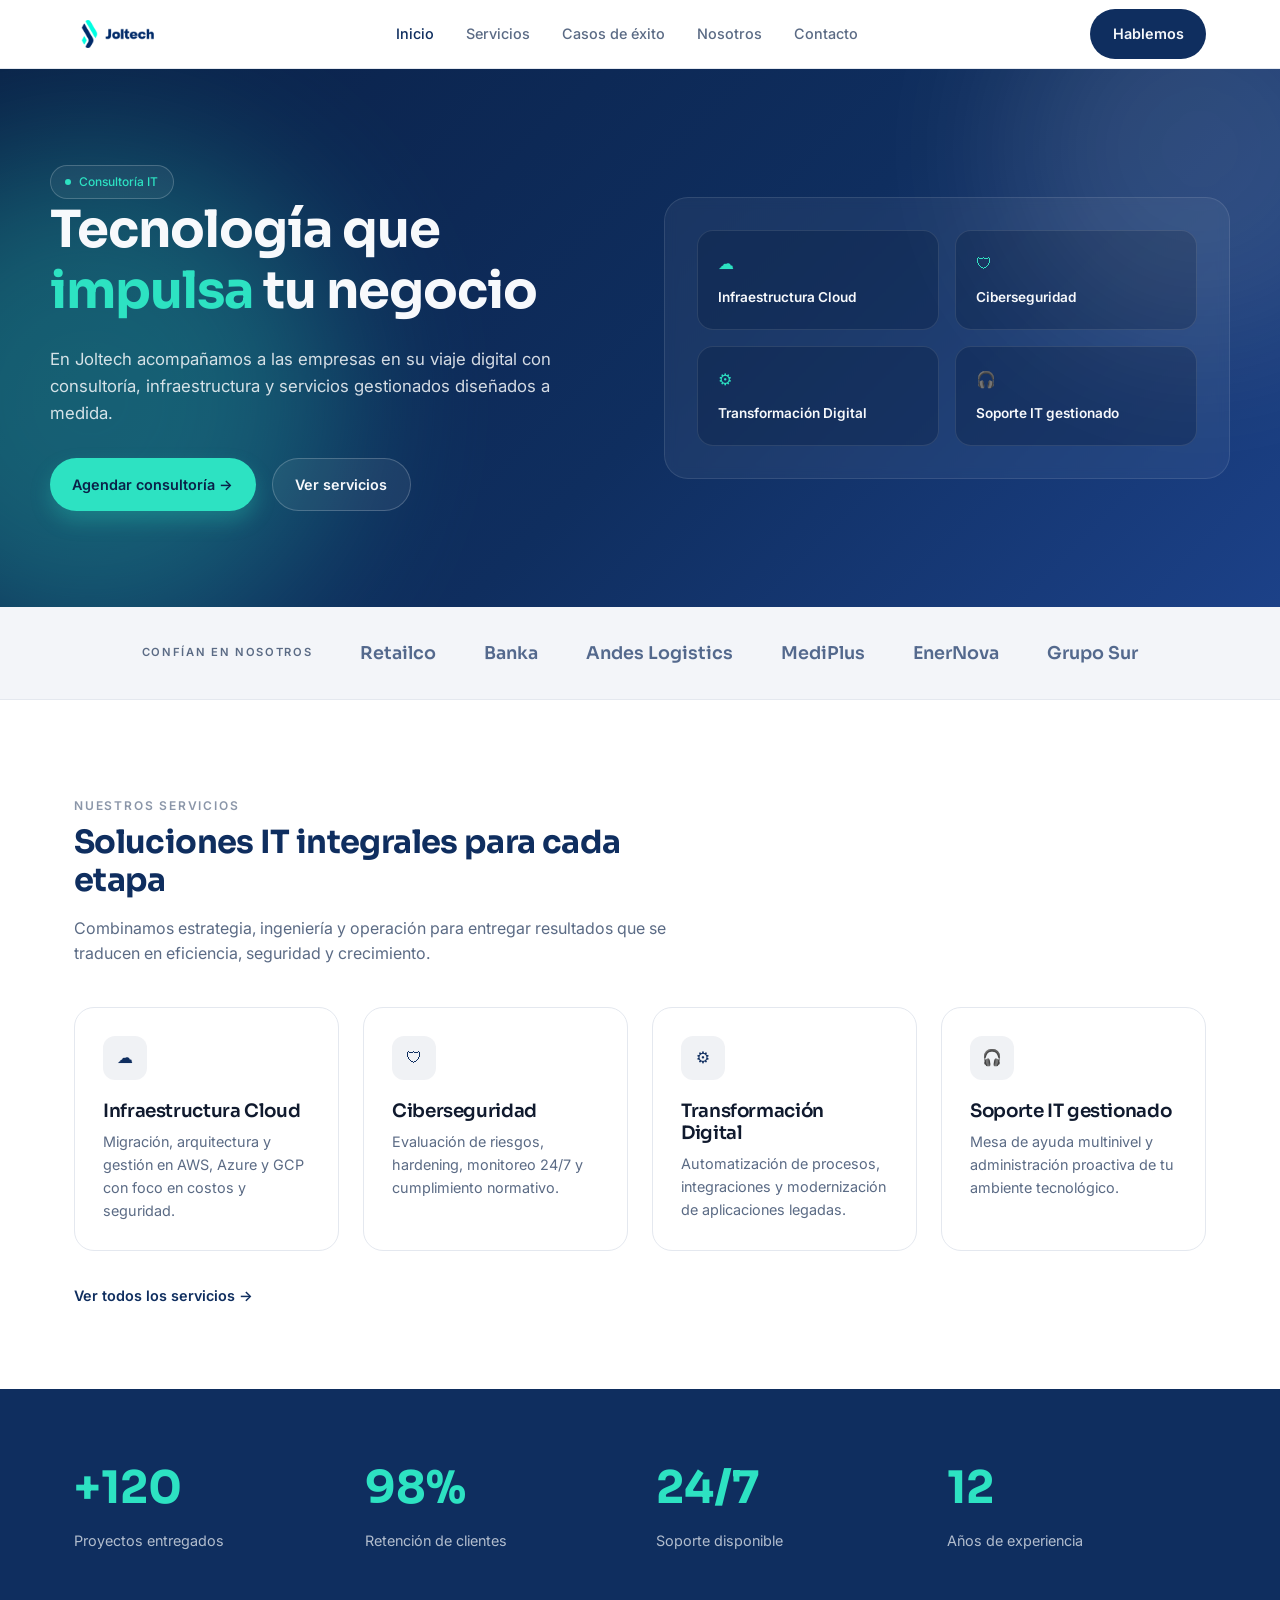
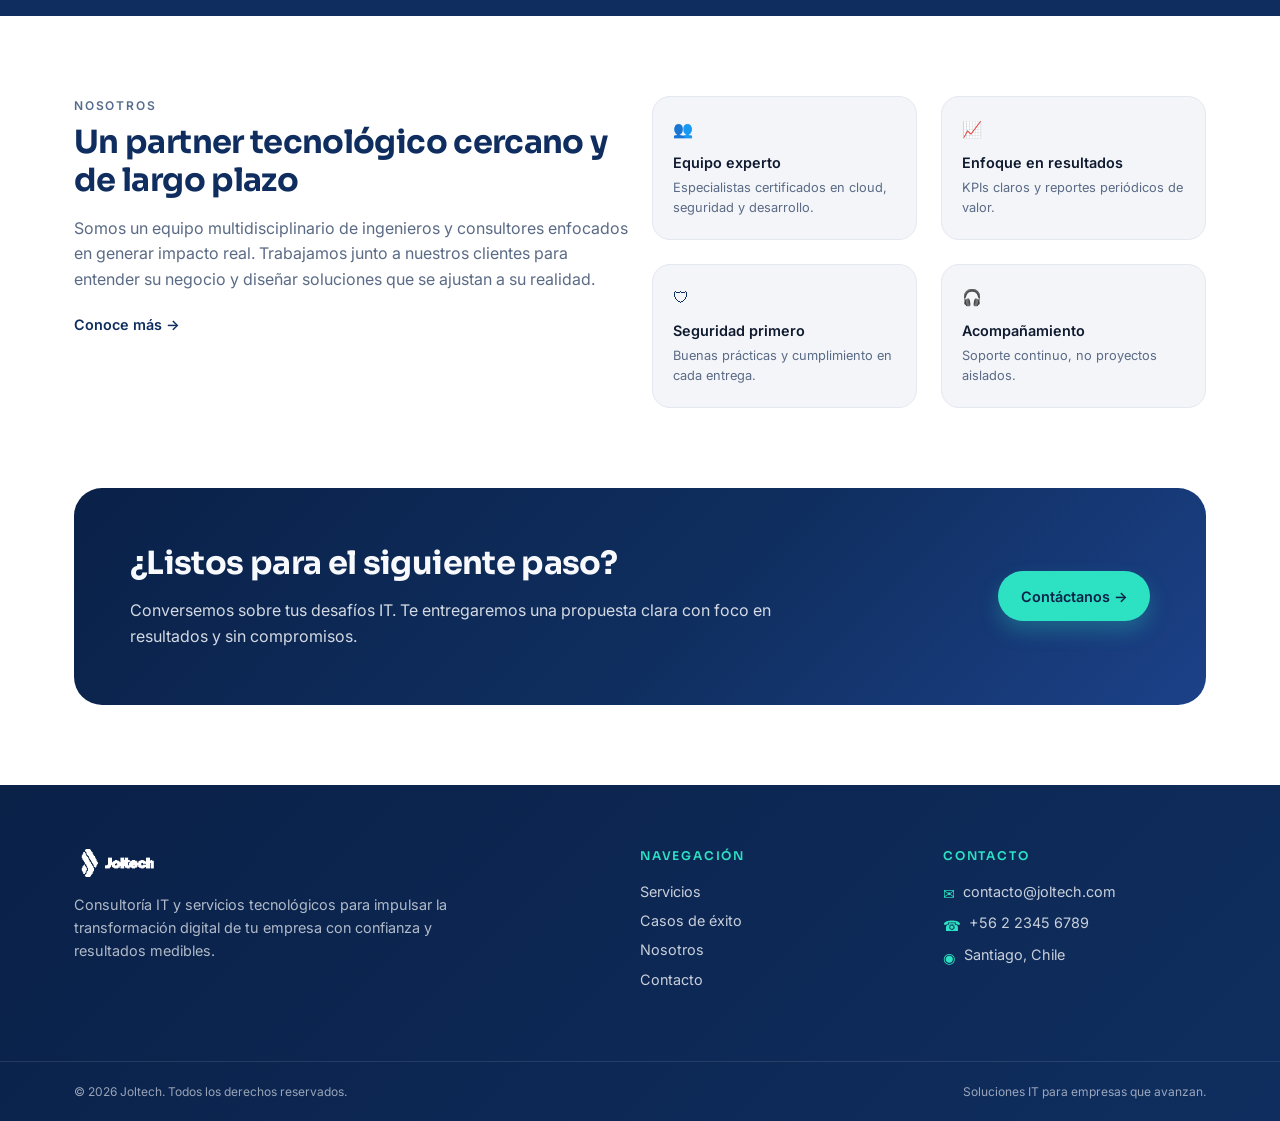
<file: index.html>
<!doctype html>
<html lang="es">
<head>
<meta charset="utf-8">
<meta name="viewport" content="width=device-width,initial-scale=1">
<title>Joltech — Consultoría IT y transformación digital</title>
<meta name="description" content="Consultoría IT, infraestructura cloud, ciberseguridad y soporte gestionado para empresas que quieren crecer con tecnología confiable.">
<meta property="og:title" content="Joltech — Consultoría IT y transformación digital">
<meta property="og:description" content="Consultoría IT, infraestructura cloud, ciberseguridad y soporte gestionado para empresas que quieren crecer con tecnología confiable.">
<meta property="og:type" content="website">
<meta name="twitter:card" content="summary_large_image">
<link rel="icon" href="assets/joltech-logo.png">
<link rel="preconnect" href="https://fonts.googleapis.com">
<link rel="preconnect" href="https://fonts.gstatic.com" crossorigin>
<link rel="stylesheet" href="https://fonts.googleapis.com/css2?family=Inter:wght@400;500;600;700&family=Sora:wght@600;700&display=swap">
<link rel="stylesheet" href="styles.css">
</head>
<body>
<header class="site-header">
  <div class="container">
    <a href="index.html" class="logo" aria-label="Joltech - Inicio"><img src="assets/joltech-logo.png" alt="Joltech"></a>
    <nav class="nav">
      <a href="index.html" class="active">Inicio</a>
      <a href="servicios.html" class="">Servicios</a>
      <a href="casos.html" class="">Casos de éxito</a>
      <a href="nosotros.html" class="">Nosotros</a>
      <a href="contacto.html" class="">Contacto</a>
    </nav>
    <a href="contacto.html" class="btn btn-brand nav-cta">Hablemos</a>
  </div>
</header>
<section class="hero">
  <div class="container hero-inner">
    <div class="hero-grid">
      <div>
        <span class="pill"><span class="dot"></span> Consultoría IT</span>
        <h1>Tecnología que <span class="accent">impulsa</span> tu negocio</h1>
        <p class="lead">En Joltech acompañamos a las empresas en su viaje digital con consultoría, infraestructura y servicios gestionados diseñados a medida.</p>
        <div class="hero-actions">
          <a href="contacto.html" class="btn btn-primary">Agendar consultoría →</a>
          <a href="servicios.html" class="btn btn-outline">Ver servicios</a>
        </div>
      </div>
      <div class="hero-card">
        <div class="tile"><div class="ico">☁</div><p>Infraestructura Cloud</p></div>
        <div class="tile"><div class="ico">🛡</div><p>Ciberseguridad</p></div>
        <div class="tile"><div class="ico">⚙</div><p>Transformación Digital</p></div>
        <div class="tile"><div class="ico">🎧</div><p>Soporte IT gestionado</p></div>
      </div>
    </div>
  </div>
</section>

<section class="clients">
  <div class="container">
    <div class="clients-row">
      <span class="label">Confían en nosotros</span>
      <span class="name">Retailco</span><span class="name">Banka</span><span class="name">Andes Logistics</span>
      <span class="name">MediPlus</span><span class="name">EnerNova</span><span class="name">Grupo Sur</span>
    </div>
  </div>
</section>

<section class="section">
  <div class="container">
    <div class="section-title">
      <p class="eyebrow eyebrow-dark">Nuestros servicios</p>
      <h2>Soluciones IT integrales para cada etapa</h2>
      <p class="muted">Combinamos estrategia, ingeniería y operación para entregar resultados que se traducen en eficiencia, seguridad y crecimiento.</p>
    </div>
    <div class="grid grid-4">
      <div class="card"><div class="ico-box">☁</div><h3>Infraestructura Cloud</h3><p>Migración, arquitectura y gestión en AWS, Azure y GCP con foco en costos y seguridad.</p></div>
      <div class="card"><div class="ico-box">🛡</div><h3>Ciberseguridad</h3><p>Evaluación de riesgos, hardening, monitoreo 24/7 y cumplimiento normativo.</p></div>
      <div class="card"><div class="ico-box">⚙</div><h3>Transformación Digital</h3><p>Automatización de procesos, integraciones y modernización de aplicaciones legadas.</p></div>
      <div class="card"><div class="ico-box">🎧</div><h3>Soporte IT gestionado</h3><p>Mesa de ayuda multinivel y administración proactiva de tu ambiente tecnológico.</p></div>
    </div>
    <p style="margin-top:2rem"><a href="servicios.html" class="link-arrow">Ver todos los servicios →</a></p>
  </div>
</section>

<section class="stats">
  <div class="container">
    <div class="stats-grid">
      <div class="stat"><p class="value">+120</p><p class="label">Proyectos entregados</p></div>
      <div class="stat"><p class="value">98%</p><p class="label">Retención de clientes</p></div>
      <div class="stat"><p class="value">24/7</p><p class="label">Soporte disponible</p></div>
      <div class="stat"><p class="value">12</p><p class="label">Años de experiencia</p></div>
    </div>
  </div>
</section>

<section class="section">
  <div class="container">
    <div class="grid grid-2">
      <div>
        <p class="eyebrow eyebrow-dark">Nosotros</p>
        <h2 style="margin-top:.5rem">Un partner tecnológico cercano y de largo plazo</h2>
        <p class="muted" style="margin-top:1rem">Somos un equipo multidisciplinario de ingenieros y consultores enfocados en generar impacto real. Trabajamos junto a nuestros clientes para entender su negocio y diseñar soluciones que se ajustan a su realidad.</p>
        <p style="margin-top:1.25rem"><a href="nosotros.html" class="link-arrow">Conoce más →</a></p>
      </div>
      <div class="grid grid-2">
        <div class="feature"><div class="ico">👥</div><p class="t">Equipo experto</p><p class="d">Especialistas certificados en cloud, seguridad y desarrollo.</p></div>
        <div class="feature"><div class="ico">📈</div><p class="t">Enfoque en resultados</p><p class="d">KPIs claros y reportes periódicos de valor.</p></div>
        <div class="feature"><div class="ico">🛡</div><p class="t">Seguridad primero</p><p class="d">Buenas prácticas y cumplimiento en cada entrega.</p></div>
        <div class="feature"><div class="ico">🎧</div><p class="t">Acompañamiento</p><p class="d">Soporte continuo, no proyectos aislados.</p></div>
      </div>
    </div>
  </div>
</section>

<section class="container">
  <div class="cta">
    <div class="cta-grid">
      <div>
        <h2>¿Listos para el siguiente paso?</h2>
        <p>Conversemos sobre tus desafíos IT. Te entregaremos una propuesta clara con foco en resultados y sin compromisos.</p>
      </div>
      <div style="text-align:right"><a href="contacto.html" class="btn btn-primary">Contáctanos →</a></div>
    </div>
  </div>
</section>
<footer class="site-footer">
  <div class="container">
    <div class="footer-grid">
      <div>
        <img src="assets/joltech-logo.png" alt="Joltech">
        <p class="tag">Consultoría IT y servicios tecnológicos para impulsar la transformación digital de tu empresa con confianza y resultados medibles.</p>
      </div>
      <div>
        <h4>Navegación</h4>
        <ul>
          <li><a href="servicios.html">Servicios</a></li>
          <li><a href="casos.html">Casos de éxito</a></li>
          <li><a href="nosotros.html">Nosotros</a></li>
          <li><a href="contacto.html">Contacto</a></li>
        </ul>
      </div>
      <div>
        <h4>Contacto</h4>
        <ul>
          <li><span class="ico">✉</span> contacto@joltech.com</li>
          <li><span class="ico">☎</span> +56 2 2345 6789</li>
          <li><span class="ico">◉</span> Santiago, Chile</li>
        </ul>
      </div>
    </div>
  </div>
  <div class="footer-bottom">
    <div class="container">
      <p>© 2026 Joltech. Todos los derechos reservados.</p>
      <p>Soluciones IT para empresas que avanzan.</p>
    </div>
  </div>
</footer>
</body></html>
</file>
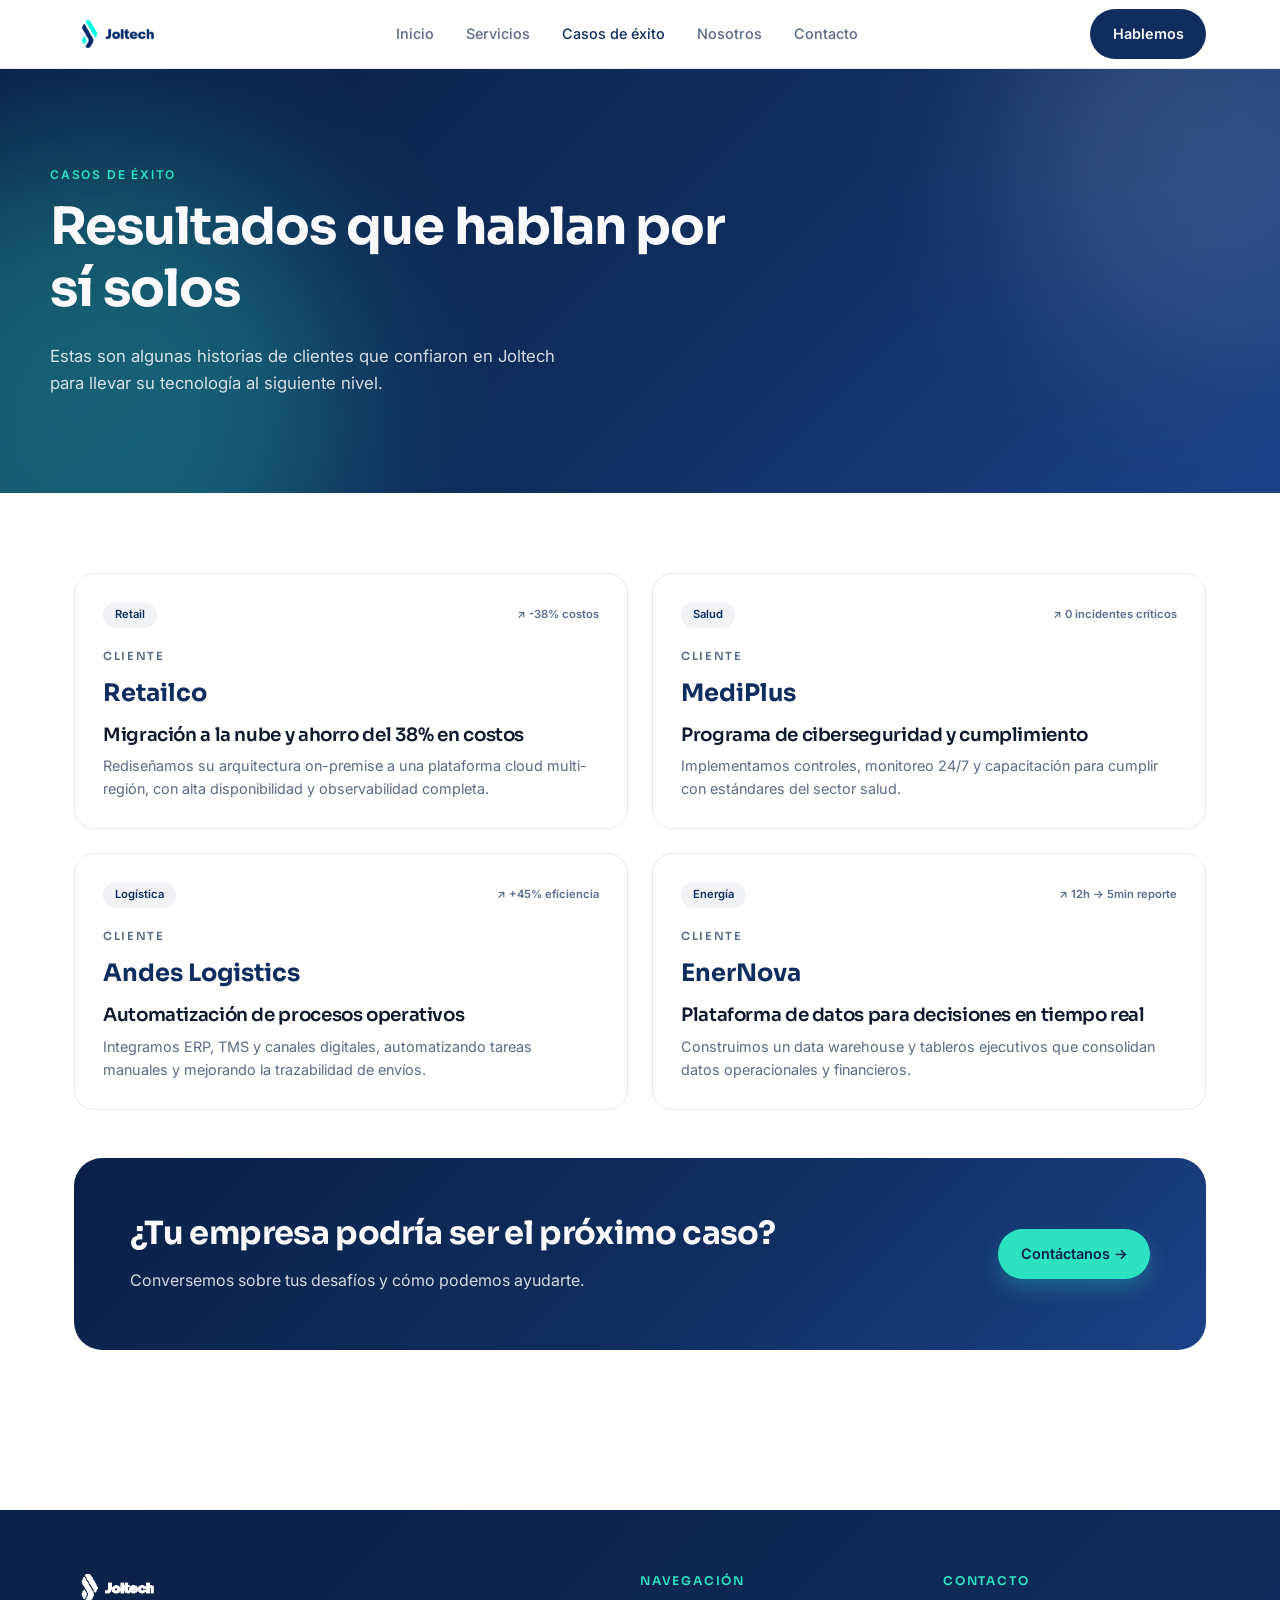
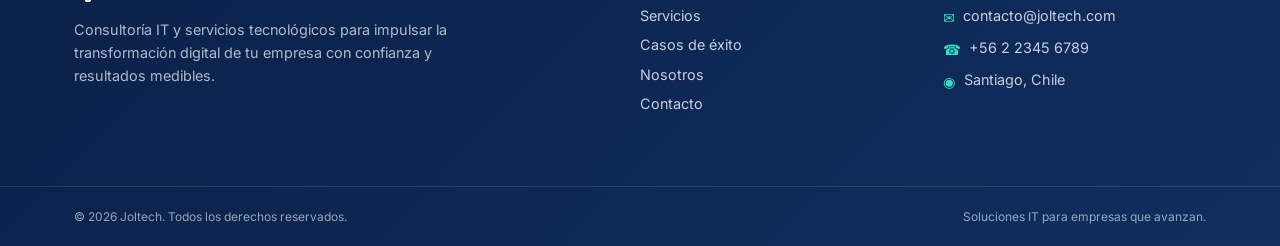
<file: casos.html>
<!doctype html>
<html lang="es">
<head>
<meta charset="utf-8">
<meta name="viewport" content="width=device-width,initial-scale=1">
<title>Casos de éxito — Joltech</title>
<meta name="description" content="Historias reales de clientes que transformaron su operación con Joltech: cloud, seguridad, automatización y soporte gestionado.">
<meta property="og:title" content="Casos de éxito — Joltech">
<meta property="og:description" content="Historias reales de clientes que transformaron su operación con Joltech: cloud, seguridad, automatización y soporte gestionado.">
<meta property="og:type" content="website">
<meta name="twitter:card" content="summary_large_image">
<link rel="icon" href="assets/joltech-logo.png">
<link rel="preconnect" href="https://fonts.googleapis.com">
<link rel="preconnect" href="https://fonts.gstatic.com" crossorigin>
<link rel="stylesheet" href="https://fonts.googleapis.com/css2?family=Inter:wght@400;500;600;700&family=Sora:wght@600;700&display=swap">
<link rel="stylesheet" href="styles.css">
</head>
<body>
<header class="site-header">
  <div class="container">
    <a href="index.html" class="logo" aria-label="Joltech - Inicio"><img src="assets/joltech-logo.png" alt="Joltech"></a>
    <nav class="nav">
      <a href="index.html" class="">Inicio</a>
      <a href="servicios.html" class="">Servicios</a>
      <a href="casos.html" class="active">Casos de éxito</a>
      <a href="nosotros.html" class="">Nosotros</a>
      <a href="contacto.html" class="">Contacto</a>
    </nav>
    <a href="contacto.html" class="btn btn-brand nav-cta">Hablemos</a>
  </div>
</header>
<section class="hero">
  <div class="container hero-inner">
    <p class="eyebrow">Casos de éxito</p>
    <h1 style="margin-top:.75rem;max-width:720px">Resultados que hablan por sí solos</h1>
    <p class="lead">Estas son algunas historias de clientes que confiaron en Joltech para llevar su tecnología al siguiente nivel.</p>
  </div>
</section>
<section class="section">
  <div class="container grid grid-2">
    <article class="card case-card"><div class="case-top"><span class="badge">Retail</span><span class="metric">↗ -38% costos</span></div><p class="client-label">Cliente</p><p class="client">Retailco</p><h3 style="margin-top:.75rem">Migración a la nube y ahorro del 38% en costos</h3><p class="muted" style="margin-top:.5rem;font-size:.9rem">Rediseñamos su arquitectura on-premise a una plataforma cloud multi-región, con alta disponibilidad y observabilidad completa.</p></article>
    <article class="card case-card"><div class="case-top"><span class="badge">Salud</span><span class="metric">↗ 0 incidentes críticos</span></div><p class="client-label">Cliente</p><p class="client">MediPlus</p><h3 style="margin-top:.75rem">Programa de ciberseguridad y cumplimiento</h3><p class="muted" style="margin-top:.5rem;font-size:.9rem">Implementamos controles, monitoreo 24/7 y capacitación para cumplir con estándares del sector salud.</p></article>
    <article class="card case-card"><div class="case-top"><span class="badge">Logística</span><span class="metric">↗ +45% eficiencia</span></div><p class="client-label">Cliente</p><p class="client">Andes Logistics</p><h3 style="margin-top:.75rem">Automatización de procesos operativos</h3><p class="muted" style="margin-top:.5rem;font-size:.9rem">Integramos ERP, TMS y canales digitales, automatizando tareas manuales y mejorando la trazabilidad de envíos.</p></article>
    <article class="card case-card"><div class="case-top"><span class="badge">Energía</span><span class="metric">↗ 12h → 5min reporte</span></div><p class="client-label">Cliente</p><p class="client">EnerNova</p><h3 style="margin-top:.75rem">Plataforma de datos para decisiones en tiempo real</h3><p class="muted" style="margin-top:.5rem;font-size:.9rem">Construimos un data warehouse y tableros ejecutivos que consolidan datos operacionales y financieros.</p></article>
  </div>
  <div class="container" style="margin-top:3rem">
    <div class="cta">
      <div class="cta-grid">
        <div><h2>¿Tu empresa podría ser el próximo caso?</h2><p>Conversemos sobre tus desafíos y cómo podemos ayudarte.</p></div>
        <div style="text-align:right"><a href="contacto.html" class="btn btn-primary">Contáctanos →</a></div>
      </div>
    </div>
  </div>
</section>
<footer class="site-footer">
  <div class="container">
    <div class="footer-grid">
      <div>
        <img src="assets/joltech-logo.png" alt="Joltech">
        <p class="tag">Consultoría IT y servicios tecnológicos para impulsar la transformación digital de tu empresa con confianza y resultados medibles.</p>
      </div>
      <div>
        <h4>Navegación</h4>
        <ul>
          <li><a href="servicios.html">Servicios</a></li>
          <li><a href="casos.html">Casos de éxito</a></li>
          <li><a href="nosotros.html">Nosotros</a></li>
          <li><a href="contacto.html">Contacto</a></li>
        </ul>
      </div>
      <div>
        <h4>Contacto</h4>
        <ul>
          <li><span class="ico">✉</span> contacto@joltech.com</li>
          <li><span class="ico">☎</span> +56 2 2345 6789</li>
          <li><span class="ico">◉</span> Santiago, Chile</li>
        </ul>
      </div>
    </div>
  </div>
  <div class="footer-bottom">
    <div class="container">
      <p>© 2026 Joltech. Todos los derechos reservados.</p>
      <p>Soluciones IT para empresas que avanzan.</p>
    </div>
  </div>
</footer>
</body></html>
</file>
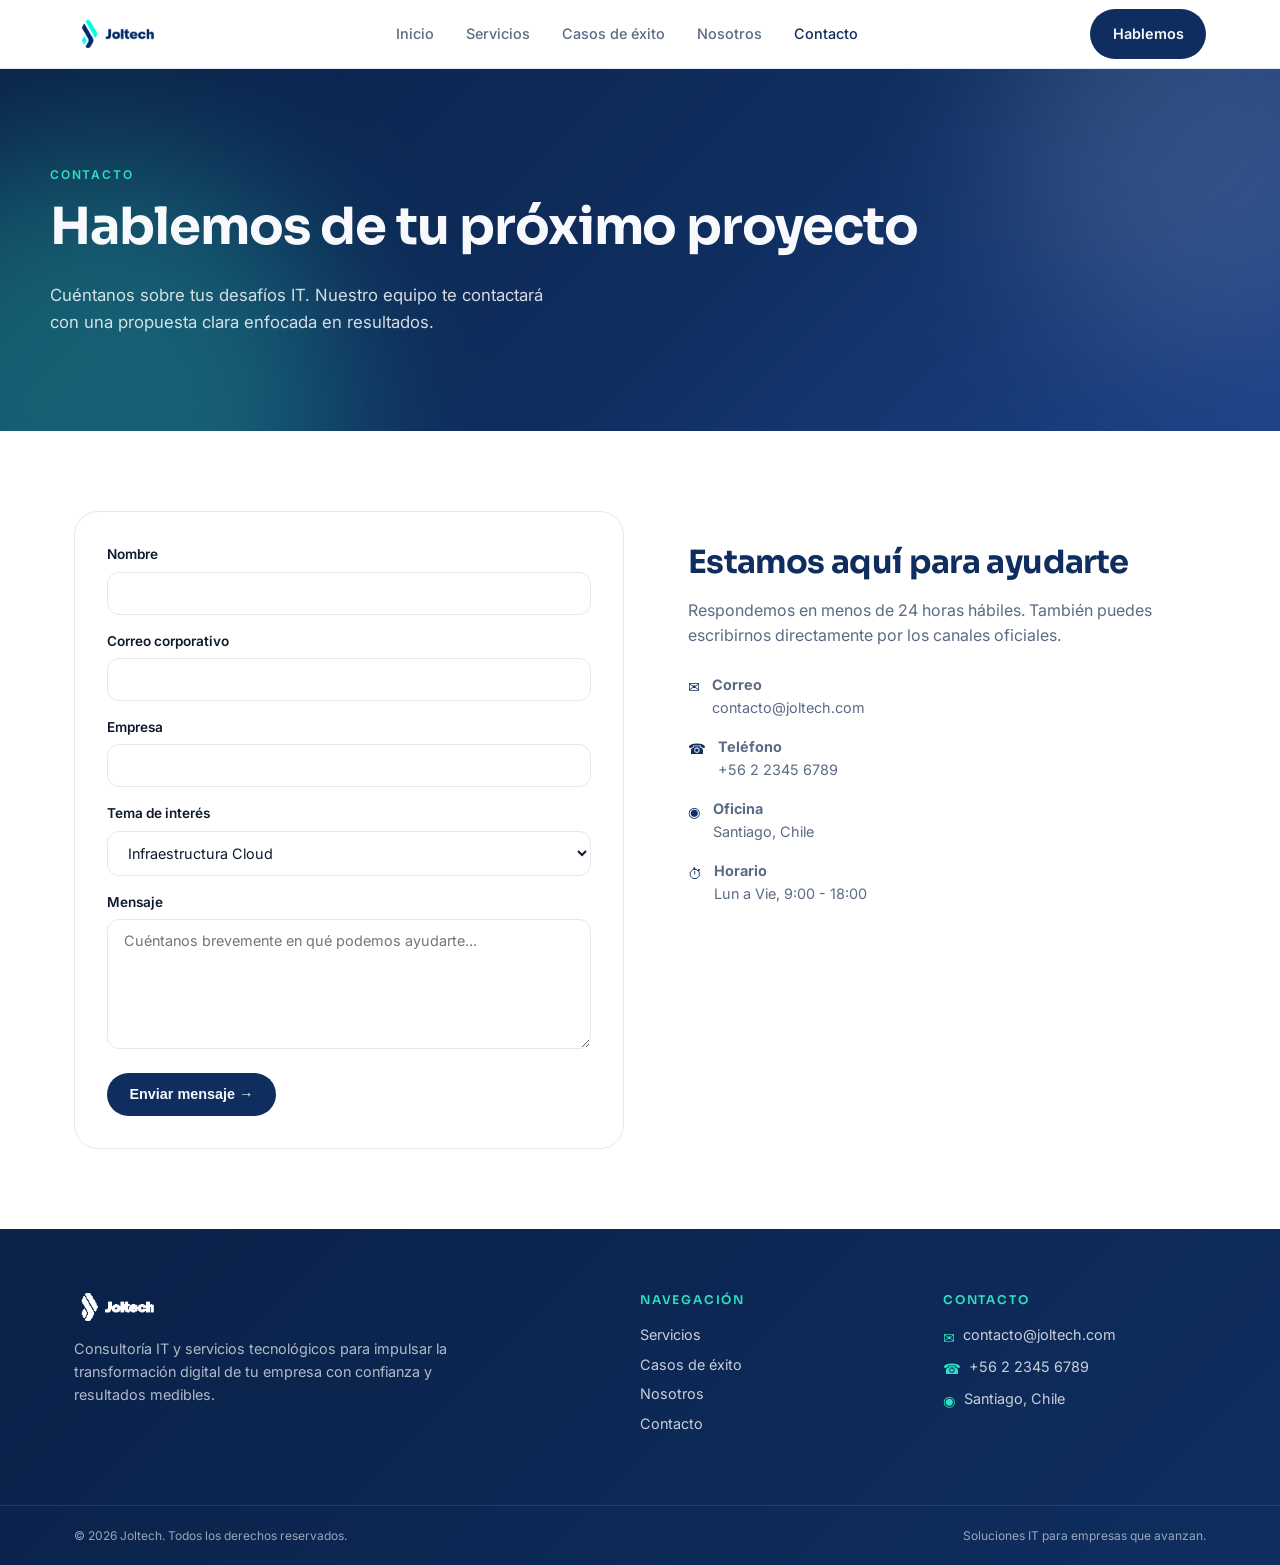
<file: contacto.html>
<!doctype html>
<html lang="es">
<head>
<meta charset="utf-8">
<meta name="viewport" content="width=device-width,initial-scale=1">
<title>Contacto — Joltech</title>
<meta name="description" content="Hablemos de tu proyecto IT. Escríbenos y te contactaremos con una propuesta clara y sin compromisos.">
<meta property="og:title" content="Contacto — Joltech">
<meta property="og:description" content="Hablemos de tu proyecto IT. Escríbenos y te contactaremos con una propuesta clara y sin compromisos.">
<meta property="og:type" content="website">
<meta name="twitter:card" content="summary_large_image">
<link rel="icon" href="assets/joltech-logo.png">
<link rel="preconnect" href="https://fonts.googleapis.com">
<link rel="preconnect" href="https://fonts.gstatic.com" crossorigin>
<link rel="stylesheet" href="https://fonts.googleapis.com/css2?family=Inter:wght@400;500;600;700&family=Sora:wght@600;700&display=swap">
<link rel="stylesheet" href="styles.css">
</head>
<body>
<header class="site-header">
  <div class="container">
    <a href="index.html" class="logo" aria-label="Joltech - Inicio"><img src="assets/joltech-logo.png" alt="Joltech"></a>
    <nav class="nav">
      <a href="index.html" class="">Inicio</a>
      <a href="servicios.html" class="">Servicios</a>
      <a href="casos.html" class="">Casos de éxito</a>
      <a href="nosotros.html" class="">Nosotros</a>
      <a href="contacto.html" class="active">Contacto</a>
    </nav>
    <a href="contacto.html" class="btn btn-brand nav-cta">Hablemos</a>
  </div>
</header>
<section class="hero">
  <div class="container hero-inner">
    <p class="eyebrow">Contacto</p>
    <h1 style="margin-top:.75rem">Hablemos de tu próximo proyecto</h1>
    <p class="lead">Cuéntanos sobre tus desafíos IT. Nuestro equipo te contactará con una propuesta clara enfocada en resultados.</p>
  </div>
</section>
<section class="section">
  <div class="container contact-grid">
    <form class="form" onsubmit="event.preventDefault();alert('Gracias, te contactaremos pronto.');this.reset();">
      <div class="field"><label for="name">Nombre</label><input id="name" required></div>
      <div class="field"><label for="email">Correo corporativo</label><input id="email" type="email" required></div>
      <div class="field"><label for="company">Empresa</label><input id="company"></div>
      <div class="field"><label for="topic">Tema de interés</label>
        <select id="topic"><option>Infraestructura Cloud</option><option>Ciberseguridad</option><option>Transformación Digital</option><option>Soporte IT</option><option>Otro</option></select>
      </div>
      <div class="field"><label for="msg">Mensaje</label><textarea id="msg" placeholder="Cuéntanos brevemente en qué podemos ayudarte..."></textarea></div>
      <button class="btn btn-brand" type="submit">Enviar mensaje →</button>
    </form>
    <div class="contact-info">
      <h2>Estamos aquí para ayudarte</h2>
      <p class="muted" style="margin-top:1rem">Respondemos en menos de 24 horas hábiles. También puedes escribirnos directamente por los canales oficiales.</p>
      <ul>
        <li><span class="ico">✉</span><div><strong>Correo</strong><br>contacto@joltech.com</div></li>
        <li><span class="ico">☎</span><div><strong>Teléfono</strong><br>+56 2 2345 6789</div></li>
        <li><span class="ico">◉</span><div><strong>Oficina</strong><br>Santiago, Chile</div></li>
        <li><span class="ico">⏱</span><div><strong>Horario</strong><br>Lun a Vie, 9:00 - 18:00</div></li>
      </ul>
    </div>
  </div>
</section>
<footer class="site-footer">
  <div class="container">
    <div class="footer-grid">
      <div>
        <img src="assets/joltech-logo.png" alt="Joltech">
        <p class="tag">Consultoría IT y servicios tecnológicos para impulsar la transformación digital de tu empresa con confianza y resultados medibles.</p>
      </div>
      <div>
        <h4>Navegación</h4>
        <ul>
          <li><a href="servicios.html">Servicios</a></li>
          <li><a href="casos.html">Casos de éxito</a></li>
          <li><a href="nosotros.html">Nosotros</a></li>
          <li><a href="contacto.html">Contacto</a></li>
        </ul>
      </div>
      <div>
        <h4>Contacto</h4>
        <ul>
          <li><span class="ico">✉</span> contacto@joltech.com</li>
          <li><span class="ico">☎</span> +56 2 2345 6789</li>
          <li><span class="ico">◉</span> Santiago, Chile</li>
        </ul>
      </div>
    </div>
  </div>
  <div class="footer-bottom">
    <div class="container">
      <p>© 2026 Joltech. Todos los derechos reservados.</p>
      <p>Soluciones IT para empresas que avanzan.</p>
    </div>
  </div>
</footer>
</body></html>
</file>
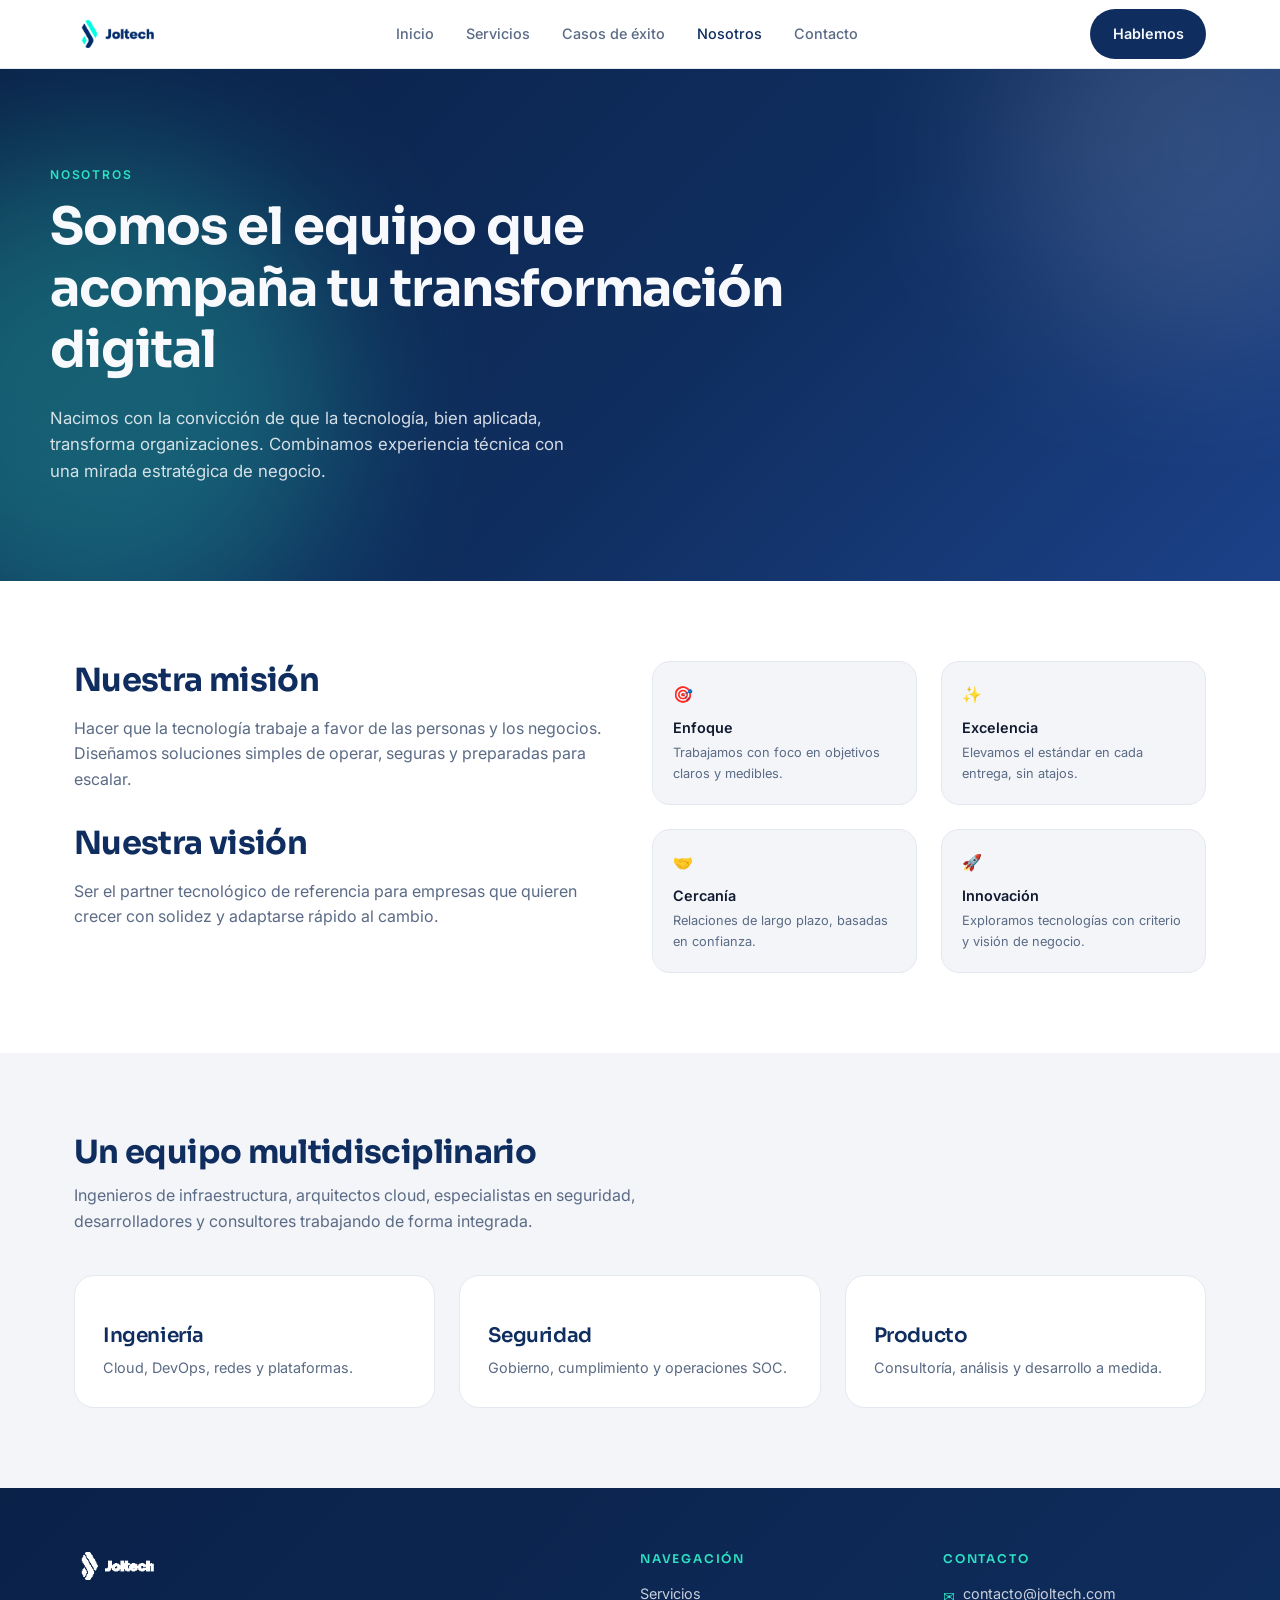
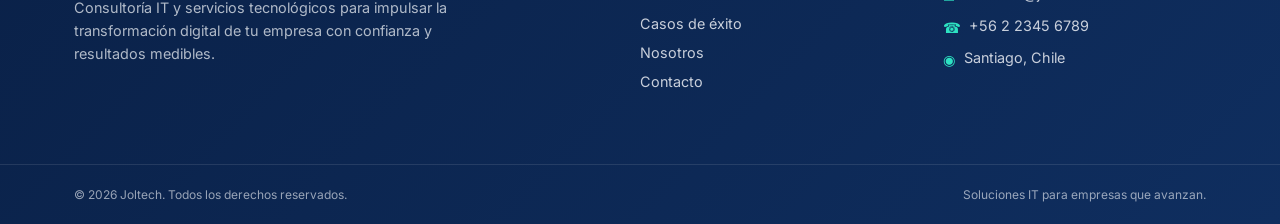
<file: nosotros.html>
<!doctype html>
<html lang="es">
<head>
<meta charset="utf-8">
<meta name="viewport" content="width=device-width,initial-scale=1">
<title>Sobre Joltech — Consultoría IT</title>
<meta name="description" content="Conoce a Joltech: equipo, misión, valores y cómo acompañamos a las empresas en su viaje tecnológico.">
<meta property="og:title" content="Sobre Joltech — Consultoría IT">
<meta property="og:description" content="Conoce a Joltech: equipo, misión, valores y cómo acompañamos a las empresas en su viaje tecnológico.">
<meta property="og:type" content="website">
<meta name="twitter:card" content="summary_large_image">
<link rel="icon" href="assets/joltech-logo.png">
<link rel="preconnect" href="https://fonts.googleapis.com">
<link rel="preconnect" href="https://fonts.gstatic.com" crossorigin>
<link rel="stylesheet" href="https://fonts.googleapis.com/css2?family=Inter:wght@400;500;600;700&family=Sora:wght@600;700&display=swap">
<link rel="stylesheet" href="styles.css">
</head>
<body>
<header class="site-header">
  <div class="container">
    <a href="index.html" class="logo" aria-label="Joltech - Inicio"><img src="assets/joltech-logo.png" alt="Joltech"></a>
    <nav class="nav">
      <a href="index.html" class="">Inicio</a>
      <a href="servicios.html" class="">Servicios</a>
      <a href="casos.html" class="">Casos de éxito</a>
      <a href="nosotros.html" class="active">Nosotros</a>
      <a href="contacto.html" class="">Contacto</a>
    </nav>
    <a href="contacto.html" class="btn btn-brand nav-cta">Hablemos</a>
  </div>
</header>
<section class="hero">
  <div class="container hero-inner">
    <p class="eyebrow">Nosotros</p>
    <h1 style="margin-top:.75rem;max-width:800px">Somos el equipo que acompaña tu transformación digital</h1>
    <p class="lead">Nacimos con la convicción de que la tecnología, bien aplicada, transforma organizaciones. Combinamos experiencia técnica con una mirada estratégica de negocio.</p>
  </div>
</section>
<section class="section">
  <div class="container grid grid-2">
    <div>
      <h2>Nuestra misión</h2>
      <p class="muted" style="margin-top:1rem">Hacer que la tecnología trabaje a favor de las personas y los negocios. Diseñamos soluciones simples de operar, seguras y preparadas para escalar.</p>
      <h2 style="margin-top:2rem">Nuestra visión</h2>
      <p class="muted" style="margin-top:1rem">Ser el partner tecnológico de referencia para empresas que quieren crecer con solidez y adaptarse rápido al cambio.</p>
    </div>
    <div class="grid grid-2">
      <div class="feature"><div class="ico">🎯</div><p class="t">Enfoque</p><p class="d">Trabajamos con foco en objetivos claros y medibles.</p></div>
      <div class="feature"><div class="ico">✨</div><p class="t">Excelencia</p><p class="d">Elevamos el estándar en cada entrega, sin atajos.</p></div>
      <div class="feature"><div class="ico">🤝</div><p class="t">Cercanía</p><p class="d">Relaciones de largo plazo, basadas en confianza.</p></div>
      <div class="feature"><div class="ico">🚀</div><p class="t">Innovación</p><p class="d">Exploramos tecnologías con criterio y visión de negocio.</p></div>
    </div>
  </div>
</section>
<section class="section" style="background:var(--secondary)">
  <div class="container">
    <h2>Un equipo multidisciplinario</h2>
    <p class="muted" style="margin-top:.75rem;max-width:640px">Ingenieros de infraestructura, arquitectos cloud, especialistas en seguridad, desarrolladores y consultores trabajando de forma integrada.</p>
    <div class="grid grid-3" style="margin-top:2.5rem">
      <div class="card"><h3 style="color:var(--brand);font-family:var(--font-display);font-size:1.25rem">Ingeniería</h3><p>Cloud, DevOps, redes y plataformas.</p></div>
      <div class="card"><h3 style="color:var(--brand);font-family:var(--font-display);font-size:1.25rem">Seguridad</h3><p>Gobierno, cumplimiento y operaciones SOC.</p></div>
      <div class="card"><h3 style="color:var(--brand);font-family:var(--font-display);font-size:1.25rem">Producto</h3><p>Consultoría, análisis y desarrollo a medida.</p></div>
    </div>
  </div>
</section>
<footer class="site-footer">
  <div class="container">
    <div class="footer-grid">
      <div>
        <img src="assets/joltech-logo.png" alt="Joltech">
        <p class="tag">Consultoría IT y servicios tecnológicos para impulsar la transformación digital de tu empresa con confianza y resultados medibles.</p>
      </div>
      <div>
        <h4>Navegación</h4>
        <ul>
          <li><a href="servicios.html">Servicios</a></li>
          <li><a href="casos.html">Casos de éxito</a></li>
          <li><a href="nosotros.html">Nosotros</a></li>
          <li><a href="contacto.html">Contacto</a></li>
        </ul>
      </div>
      <div>
        <h4>Contacto</h4>
        <ul>
          <li><span class="ico">✉</span> contacto@joltech.com</li>
          <li><span class="ico">☎</span> +56 2 2345 6789</li>
          <li><span class="ico">◉</span> Santiago, Chile</li>
        </ul>
      </div>
    </div>
  </div>
  <div class="footer-bottom">
    <div class="container">
      <p>© 2026 Joltech. Todos los derechos reservados.</p>
      <p>Soluciones IT para empresas que avanzan.</p>
    </div>
  </div>
</footer>
</body></html>
</file>
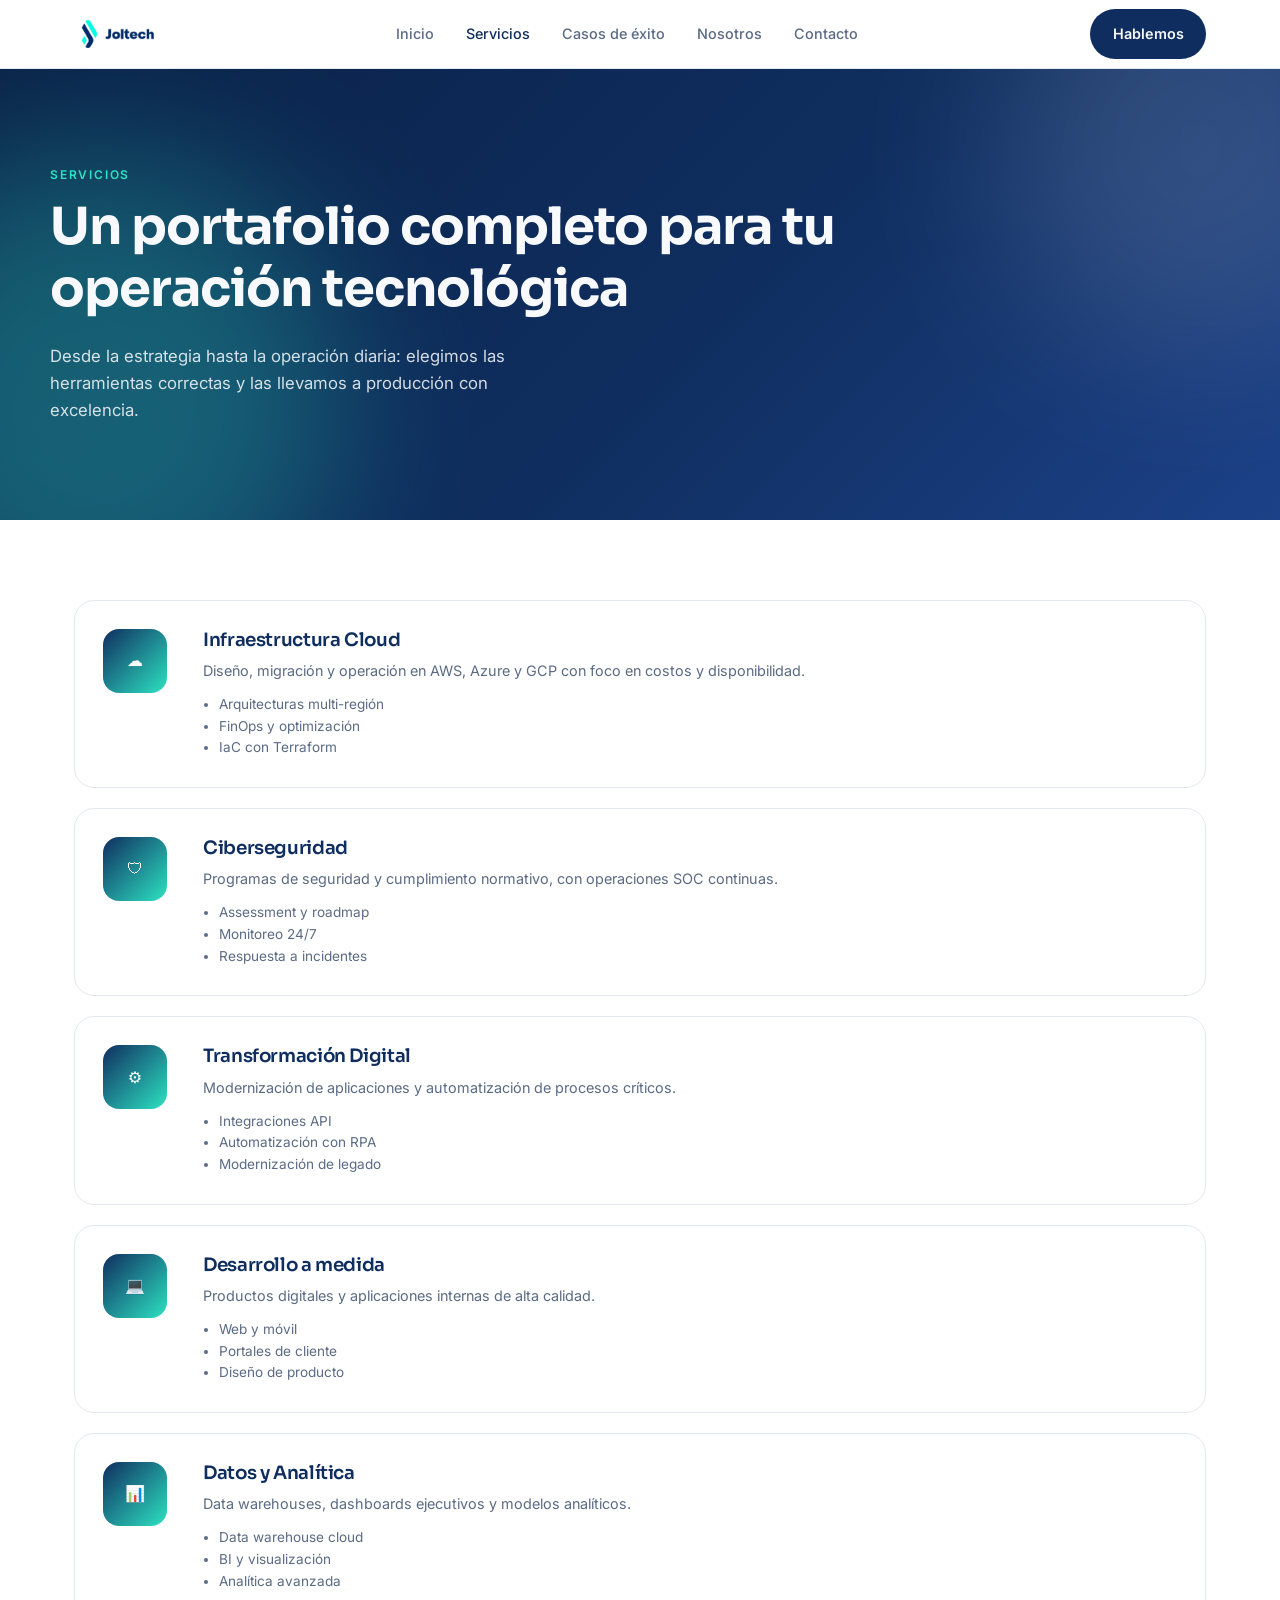
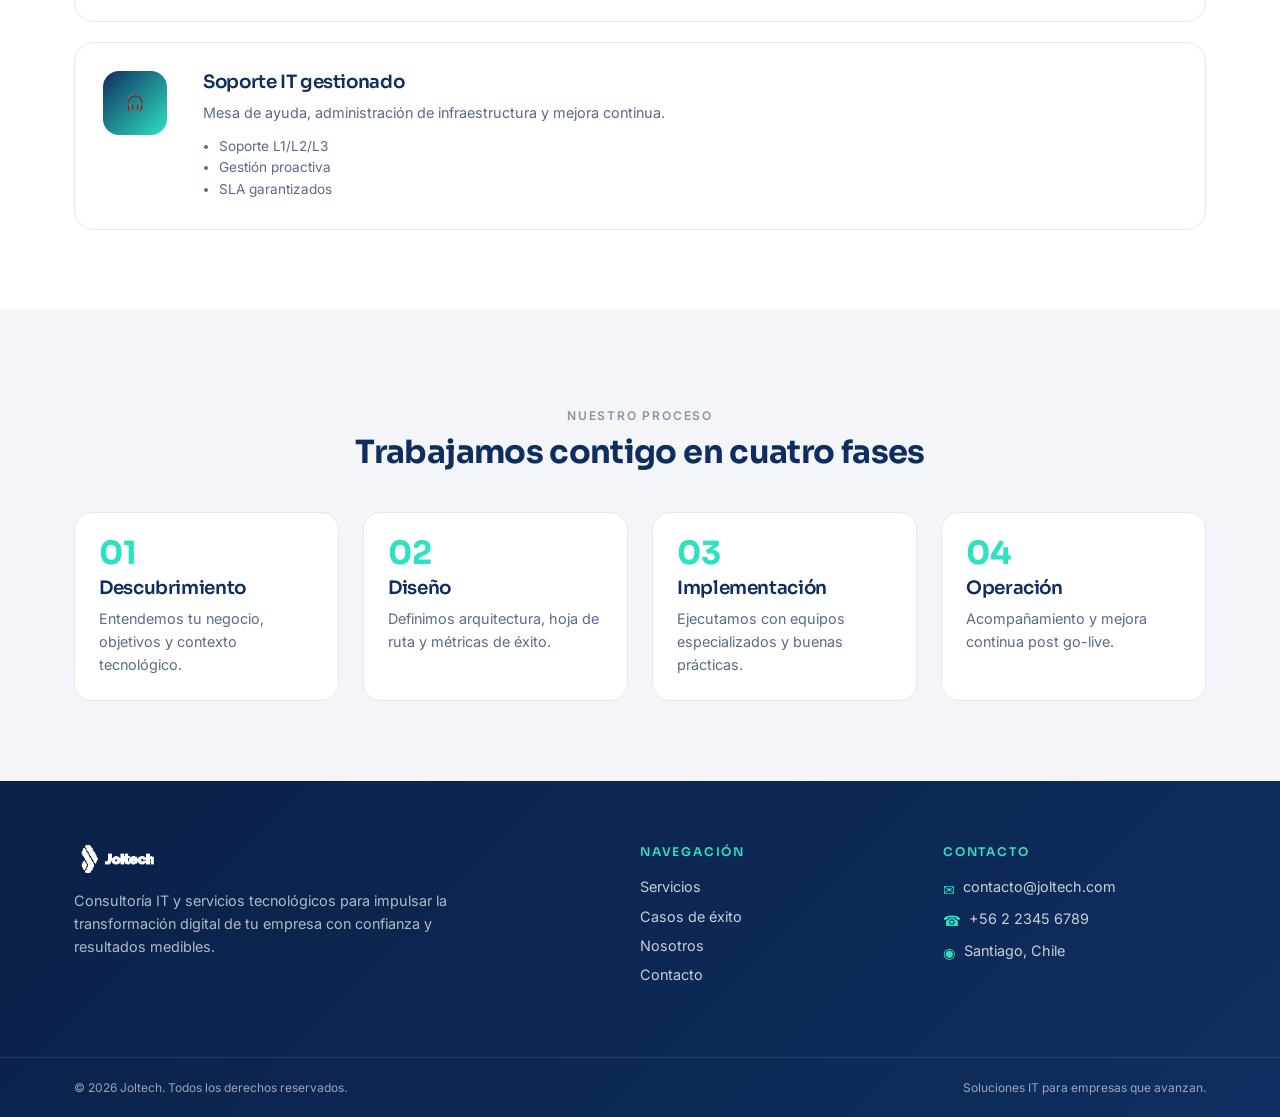
<file: servicios.html>
<!doctype html>
<html lang="es">
<head>
<meta charset="utf-8">
<meta name="viewport" content="width=device-width,initial-scale=1">
<title>Servicios IT — Joltech</title>
<meta name="description" content="Portafolio de servicios de consultoría IT: cloud, ciberseguridad, transformación digital, desarrollo y soporte gestionado.">
<meta property="og:title" content="Servicios IT — Joltech">
<meta property="og:description" content="Portafolio de servicios de consultoría IT: cloud, ciberseguridad, transformación digital, desarrollo y soporte gestionado.">
<meta property="og:type" content="website">
<meta name="twitter:card" content="summary_large_image">
<link rel="icon" href="assets/joltech-logo.png">
<link rel="preconnect" href="https://fonts.googleapis.com">
<link rel="preconnect" href="https://fonts.gstatic.com" crossorigin>
<link rel="stylesheet" href="https://fonts.googleapis.com/css2?family=Inter:wght@400;500;600;700&family=Sora:wght@600;700&display=swap">
<link rel="stylesheet" href="styles.css">
</head>
<body>
<header class="site-header">
  <div class="container">
    <a href="index.html" class="logo" aria-label="Joltech - Inicio"><img src="assets/joltech-logo.png" alt="Joltech"></a>
    <nav class="nav">
      <a href="index.html" class="">Inicio</a>
      <a href="servicios.html" class="active">Servicios</a>
      <a href="casos.html" class="">Casos de éxito</a>
      <a href="nosotros.html" class="">Nosotros</a>
      <a href="contacto.html" class="">Contacto</a>
    </nav>
    <a href="contacto.html" class="btn btn-brand nav-cta">Hablemos</a>
  </div>
</header>
<section class="hero">
  <div class="container hero-inner">
    <p class="eyebrow">Servicios</p>
    <h1 style="max-width:800px;margin-top:.75rem">Un portafolio completo para tu operación tecnológica</h1>
    <p class="lead">Desde la estrategia hasta la operación diaria: elegimos las herramientas correctas y las llevamos a producción con excelencia.</p>
  </div>
</section>
<section class="section">
  <div class="container grid" style="gap:1.25rem">
    <div class="svc"><div class="ico-lg">☁</div><div><h3>Infraestructura Cloud</h3><p>Diseño, migración y operación en AWS, Azure y GCP con foco en costos y disponibilidad.</p><ul><li>Arquitecturas multi-región</li><li>FinOps y optimización</li><li>IaC con Terraform</li></ul></div></div>
    <div class="svc"><div class="ico-lg">🛡</div><div><h3>Ciberseguridad</h3><p>Programas de seguridad y cumplimiento normativo, con operaciones SOC continuas.</p><ul><li>Assessment y roadmap</li><li>Monitoreo 24/7</li><li>Respuesta a incidentes</li></ul></div></div>
    <div class="svc"><div class="ico-lg">⚙</div><div><h3>Transformación Digital</h3><p>Modernización de aplicaciones y automatización de procesos críticos.</p><ul><li>Integraciones API</li><li>Automatización con RPA</li><li>Modernización de legado</li></ul></div></div>
    <div class="svc"><div class="ico-lg">💻</div><div><h3>Desarrollo a medida</h3><p>Productos digitales y aplicaciones internas de alta calidad.</p><ul><li>Web y móvil</li><li>Portales de cliente</li><li>Diseño de producto</li></ul></div></div>
    <div class="svc"><div class="ico-lg">📊</div><div><h3>Datos y Analítica</h3><p>Data warehouses, dashboards ejecutivos y modelos analíticos.</p><ul><li>Data warehouse cloud</li><li>BI y visualización</li><li>Analítica avanzada</li></ul></div></div>
    <div class="svc"><div class="ico-lg">🎧</div><div><h3>Soporte IT gestionado</h3><p>Mesa de ayuda, administración de infraestructura y mejora continua.</p><ul><li>Soporte L1/L2/L3</li><li>Gestión proactiva</li><li>SLA garantizados</li></ul></div></div>
  </div>
</section>
<section class="section" style="background:var(--secondary)">
  <div class="container">
    <div class="section-title text-center" style="margin-left:auto;margin-right:auto">
      <p class="eyebrow eyebrow-dark">Nuestro proceso</p>
      <h2>Trabajamos contigo en cuatro fases</h2>
    </div>
    <div class="grid grid-4">
      <div class="step"><div class="num">01</div><h3>Descubrimiento</h3><p>Entendemos tu negocio, objetivos y contexto tecnológico.</p></div>
      <div class="step"><div class="num">02</div><h3>Diseño</h3><p>Definimos arquitectura, hoja de ruta y métricas de éxito.</p></div>
      <div class="step"><div class="num">03</div><h3>Implementación</h3><p>Ejecutamos con equipos especializados y buenas prácticas.</p></div>
      <div class="step"><div class="num">04</div><h3>Operación</h3><p>Acompañamiento y mejora continua post go-live.</p></div>
    </div>
  </div>
</section>
<footer class="site-footer">
  <div class="container">
    <div class="footer-grid">
      <div>
        <img src="assets/joltech-logo.png" alt="Joltech">
        <p class="tag">Consultoría IT y servicios tecnológicos para impulsar la transformación digital de tu empresa con confianza y resultados medibles.</p>
      </div>
      <div>
        <h4>Navegación</h4>
        <ul>
          <li><a href="servicios.html">Servicios</a></li>
          <li><a href="casos.html">Casos de éxito</a></li>
          <li><a href="nosotros.html">Nosotros</a></li>
          <li><a href="contacto.html">Contacto</a></li>
        </ul>
      </div>
      <div>
        <h4>Contacto</h4>
        <ul>
          <li><span class="ico">✉</span> contacto@joltech.com</li>
          <li><span class="ico">☎</span> +56 2 2345 6789</li>
          <li><span class="ico">◉</span> Santiago, Chile</li>
        </ul>
      </div>
    </div>
  </div>
  <div class="footer-bottom">
    <div class="container">
      <p>© 2026 Joltech. Todos los derechos reservados.</p>
      <p>Soluciones IT para empresas que avanzan.</p>
    </div>
  </div>
</footer>
</body></html>
</file>
<file: styles.css>
/* Joltech — Corporate site (static HTML/CSS) */
:root{
  --brand:#0f2e5f;
  --brand-deep:#0a2148;
  --brand-soft:#3f5a8a;
  --brand-fg:#f7f9fc;
  --teal:#2de2c2;
  --teal-fg:#0a2148;
  --bg:#ffffff;
  --fg:#101a2e;
  --muted:#5b6b85;
  --border:#e4e8ef;
  --card:#ffffff;
  --secondary:#f3f5f9;
  --radius:14px;
  --shadow-sm:0 1px 2px rgba(15,46,95,.05);
  --shadow-md:0 10px 30px rgba(15,46,95,.08);
  --font-sans:'Inter',ui-sans-serif,system-ui,-apple-system,Segoe UI,Roboto,sans-serif;
  --font-display:'Sora','Inter',ui-sans-serif,system-ui,sans-serif;
}
*{box-sizing:border-box}
html,body{margin:0;padding:0}
body{
  font-family:var(--font-sans);
  color:var(--fg);
  background:var(--bg);
  -webkit-font-smoothing:antialiased;
  line-height:1.6;
}
img{max-width:100%;display:block}
a{color:inherit;text-decoration:none}
h1,h2,h3,h4{font-family:var(--font-display);letter-spacing:-.02em;margin:0;color:var(--brand);line-height:1.2}
h1{font-size:clamp(2rem,4vw,3.5rem);font-weight:700}
h2{font-size:clamp(1.6rem,2.5vw,2.4rem);font-weight:700}
h3{font-size:1.15rem;font-weight:600;color:var(--fg)}
p{margin:0}
.container{max-width:1180px;margin:0 auto;padding:0 1.5rem}
.eyebrow{font-size:.75rem;font-weight:600;letter-spacing:.15em;text-transform:uppercase;color:var(--teal)}
.eyebrow-dark{color:var(--brand);opacity:.7}
.muted{color:var(--muted)}
.grid{display:grid;gap:1.5rem}
.grid-2{grid-template-columns:repeat(2,minmax(0,1fr))}
.grid-3{grid-template-columns:repeat(3,minmax(0,1fr))}
.grid-4{grid-template-columns:repeat(4,minmax(0,1fr))}
@media(max-width:900px){.grid-2,.grid-3,.grid-4{grid-template-columns:1fr}}

/* Buttons */
.btn{display:inline-flex;align-items:center;gap:.5rem;padding:.85rem 1.4rem;border-radius:999px;font-size:.9rem;font-weight:600;transition:transform .2s ease,background .2s ease;cursor:pointer;border:0}
.btn:hover{transform:translateY(-2px)}
.btn-primary{background:var(--teal);color:var(--teal-fg);box-shadow:0 10px 20px rgba(45,226,194,.25)}
.btn-brand{background:var(--brand);color:var(--brand-fg)}
.btn-brand:hover{background:var(--brand-deep)}
.btn-outline{background:rgba(255,255,255,.06);color:var(--brand-fg);border:1px solid rgba(255,255,255,.2)}
.btn-outline:hover{background:rgba(255,255,255,.12)}

/* Header */
.site-header{position:sticky;top:0;z-index:40;background:rgba(255,255,255,.85);backdrop-filter:blur(8px);border-bottom:1px solid var(--border)}
.site-header .container{display:flex;align-items:center;justify-content:space-between;height:68px}
.logo img{height:28px;width:auto}
.nav{display:flex;gap:2rem}
.nav a{font-size:.9rem;font-weight:500;color:var(--muted);transition:color .2s}
.nav a:hover,.nav a.active{color:var(--brand)}
.nav-cta{display:none}
@media(min-width:900px){.nav-cta{display:inline-flex}}
.menu-toggle{display:none;background:none;border:0;font-size:1.5rem;color:var(--brand);cursor:pointer}
@media(max-width:899px){.nav{display:none}.menu-toggle{display:block}}

/* Hero */
.hero{position:relative;color:var(--brand-fg);background:linear-gradient(135deg,var(--brand-deep) 0%,var(--brand) 55%,#1c4188 100%);overflow:hidden}
.hero::before,.hero::after{content:"";position:absolute;border-radius:50%;filter:blur(80px);opacity:.3;pointer-events:none}
.hero::before{background:var(--teal);width:500px;height:500px;top:80px;left:-160px}
.hero::after{background:rgba(255,255,255,.4);width:400px;height:400px;top:-120px;right:-120px}
.hero-inner{position:relative;padding:6rem 0}
.hero-grid{display:grid;grid-template-columns:1fr 1fr;gap:3rem;align-items:center}
@media(max-width:900px){.hero-grid{grid-template-columns:1fr}}
.hero h1{color:var(--brand-fg)}
.hero h1 .accent{color:var(--teal)}
.hero p.lead{margin-top:1.5rem;max-width:520px;color:rgba(247,249,252,.85);font-size:1.05rem}
.pill{display:inline-flex;align-items:center;gap:.5rem;border:1px solid rgba(255,255,255,.2);background:rgba(255,255,255,.05);color:var(--teal);padding:.4rem .9rem;border-radius:999px;font-size:.75rem;font-weight:500}
.pill .dot{width:6px;height:6px;background:var(--teal);border-radius:50%}
.hero-actions{margin-top:2rem;display:flex;flex-wrap:wrap;gap:1rem}
.hero-card{position:relative;border:1px solid rgba(255,255,255,.1);background:rgba(255,255,255,.05);backdrop-filter:blur(6px);border-radius:24px;padding:2rem;display:grid;grid-template-columns:1fr 1fr;gap:1rem}
@media(max-width:900px){.hero-card{display:none}}
.hero-card .tile{border:1px solid rgba(255,255,255,.1);background:rgba(10,33,72,.4);border-radius:16px;padding:1.25rem}
.hero-card .tile .ico{width:24px;height:24px;color:var(--teal)}
.hero-card .tile p{margin-top:.75rem;font-size:.85rem;font-weight:600;color:var(--brand-fg)}

/* Section */
.section{padding:5rem 0}
.section-sm{padding:3rem 0}
.section-title{max-width:600px;margin-bottom:2.5rem}
.section-title h2{margin-top:.5rem}
.section-title p{margin-top:1rem;color:var(--muted)}

/* Clients */
.clients{background:var(--secondary);border-bottom:1px solid var(--border)}
.clients-row{display:flex;flex-wrap:wrap;justify-content:center;align-items:center;gap:1rem 3rem;padding:2rem 0}
.clients-row .label{font-size:.7rem;font-weight:600;letter-spacing:.15em;text-transform:uppercase;color:var(--muted)}
.clients-row .name{font-family:var(--font-display);font-size:1.1rem;font-weight:600;color:rgba(15,46,95,.7)}

/* Cards */
.card{border:1px solid var(--border);background:var(--card);border-radius:20px;padding:1.75rem;transition:all .25s ease}
.card:hover{transform:translateY(-4px);border-color:rgba(15,46,95,.4);box-shadow:var(--shadow-md)}
.card .ico-box{display:inline-flex;align-items:center;justify-content:center;width:44px;height:44px;background:rgba(15,46,95,.06);color:var(--brand);border-radius:12px;transition:all .2s}
.card:hover .ico-box{background:var(--brand);color:var(--brand-fg)}
.card h3{margin-top:1.25rem}
.card p{margin-top:.5rem;font-size:.9rem;color:var(--muted)}

/* Stats */
.stats{background:var(--brand);color:var(--brand-fg)}
.stats-grid{display:grid;grid-template-columns:repeat(4,1fr);gap:2rem;padding:4rem 0}
@media(max-width:900px){.stats-grid{grid-template-columns:repeat(2,1fr)}}
.stat .value{font-family:var(--font-display);font-size:clamp(2rem,3.5vw,3rem);font-weight:700;color:var(--teal)}
.stat .label{margin-top:.25rem;font-size:.9rem;color:rgba(247,249,252,.7)}

/* CTA */
.cta{border-radius:28px;background:linear-gradient(135deg,var(--brand-deep) 0%,var(--brand) 55%,#1c4188 100%);color:var(--brand-fg);padding:3.5rem;margin-bottom:5rem}
.cta-grid{display:grid;grid-template-columns:2fr 1fr;align-items:center;gap:2rem}
@media(max-width:900px){.cta-grid{grid-template-columns:1fr}}
.cta h2{color:var(--brand-fg)}
.cta p{margin-top:1rem;color:rgba(247,249,252,.85)}

/* Feature grid (about) */
.feature{border:1px solid var(--border);background:var(--secondary);border-radius:18px;padding:1.25rem}
.feature .ico{color:var(--brand);width:22px;height:22px}
.feature p.t{margin-top:.75rem;font-weight:600;font-size:.9rem}
.feature p.d{margin-top:.25rem;color:var(--muted);font-size:.8rem}

/* Casos */
.case-card{display:flex;flex-direction:column}
.case-top{display:flex;justify-content:space-between;align-items:center}
.badge{background:rgba(15,46,95,.06);color:var(--brand);border-radius:999px;padding:.25rem .75rem;font-size:.7rem;font-weight:600}
.metric{font-size:.7rem;font-weight:600;color:var(--brand);opacity:.7;display:inline-flex;align-items:center;gap:.25rem}
.case-card .client-label{margin-top:1.25rem;font-size:.7rem;font-weight:600;letter-spacing:.15em;text-transform:uppercase;color:var(--muted);font-family:var(--font-display)}
.case-card .client{font-family:var(--font-display);font-size:1.5rem;font-weight:700;color:var(--brand)}

/* Servicios list */
.svc{display:grid;grid-template-columns:80px 1fr;gap:1.25rem;padding:1.75rem;border:1px solid var(--border);border-radius:20px;background:var(--card)}
.svc .ico-lg{width:64px;height:64px;border-radius:16px;background:linear-gradient(135deg,var(--brand),var(--teal));display:flex;align-items:center;justify-content:center;color:#fff}
.svc h3{color:var(--brand);font-size:1.15rem}
.svc p{margin-top:.5rem;color:var(--muted);font-size:.9rem}
.svc ul{margin:.75rem 0 0 1rem;padding:0;color:var(--muted);font-size:.85rem}

/* Process */
.step{position:relative;padding:1.5rem;border:1px solid var(--border);border-radius:18px;background:var(--card)}
.step .num{font-family:var(--font-display);font-size:2rem;font-weight:700;color:var(--teal);line-height:1}
.step h3{margin-top:.5rem;color:var(--brand)}
.step p{margin-top:.5rem;color:var(--muted);font-size:.9rem}

/* Contact */
.contact-grid{display:grid;grid-template-columns:1fr 1fr;gap:2rem}
@media(max-width:900px){.contact-grid{grid-template-columns:1fr}}
.form{border:1px solid var(--border);background:var(--card);border-radius:24px;padding:2rem}
.form label{display:block;font-size:.85rem;font-weight:600;color:var(--fg);margin-bottom:.35rem}
.form input,.form textarea,.form select{width:100%;padding:.75rem 1rem;border:1px solid var(--border);border-radius:12px;font-family:inherit;font-size:.9rem;background:#fff;color:var(--fg);outline:none;transition:border-color .2s}
.form input:focus,.form textarea:focus{border-color:var(--brand)}
.form .field{margin-bottom:1rem}
.form textarea{min-height:130px;resize:vertical}
.contact-info{padding:2rem}
.contact-info li{list-style:none;display:flex;gap:.75rem;align-items:flex-start;margin-bottom:1rem;color:var(--muted);font-size:.9rem}
.contact-info ul{padding:0;margin:1.5rem 0 0}
.contact-info .ico{color:var(--brand);flex-shrink:0;margin-top:.15rem}

/* Footer */
.site-footer{background:linear-gradient(135deg,var(--brand-deep) 0%,var(--brand) 100%);color:var(--brand-fg)}
.footer-grid{display:grid;grid-template-columns:2fr 1fr 1fr;gap:2.5rem;padding:4rem 0}
@media(max-width:900px){.footer-grid{grid-template-columns:1fr}}
.footer-grid h4{font-size:.75rem;font-weight:600;text-transform:uppercase;letter-spacing:.15em;color:var(--teal);font-family:var(--font-display);margin-bottom:1rem}
.footer-grid img{height:28px;filter:brightness(0) invert(1)}
.footer-grid p.tag{margin-top:1rem;color:rgba(247,249,252,.7);font-size:.9rem;max-width:400px}
.footer-grid ul{list-style:none;padding:0;margin:0}
.footer-grid ul li{margin:.4rem 0;font-size:.9rem;color:rgba(247,249,252,.8);display:flex;gap:.5rem;align-items:flex-start}
.footer-grid ul li a:hover{color:var(--teal)}
.footer-grid ul li .ico{color:var(--teal);flex-shrink:0;margin-top:.15rem}
.footer-bottom{border-top:1px solid rgba(255,255,255,.1)}
.footer-bottom .container{display:flex;justify-content:space-between;padding:1.25rem 1.5rem;font-size:.75rem;color:rgba(247,249,252,.6);flex-wrap:wrap;gap:.5rem}

/* Utilities */
.text-center{text-align:center}
.link-arrow{display:inline-flex;align-items:center;gap:.4rem;font-weight:600;color:var(--brand);font-size:.9rem;transition:gap .2s}
.link-arrow:hover{gap:.7rem}
</file>
